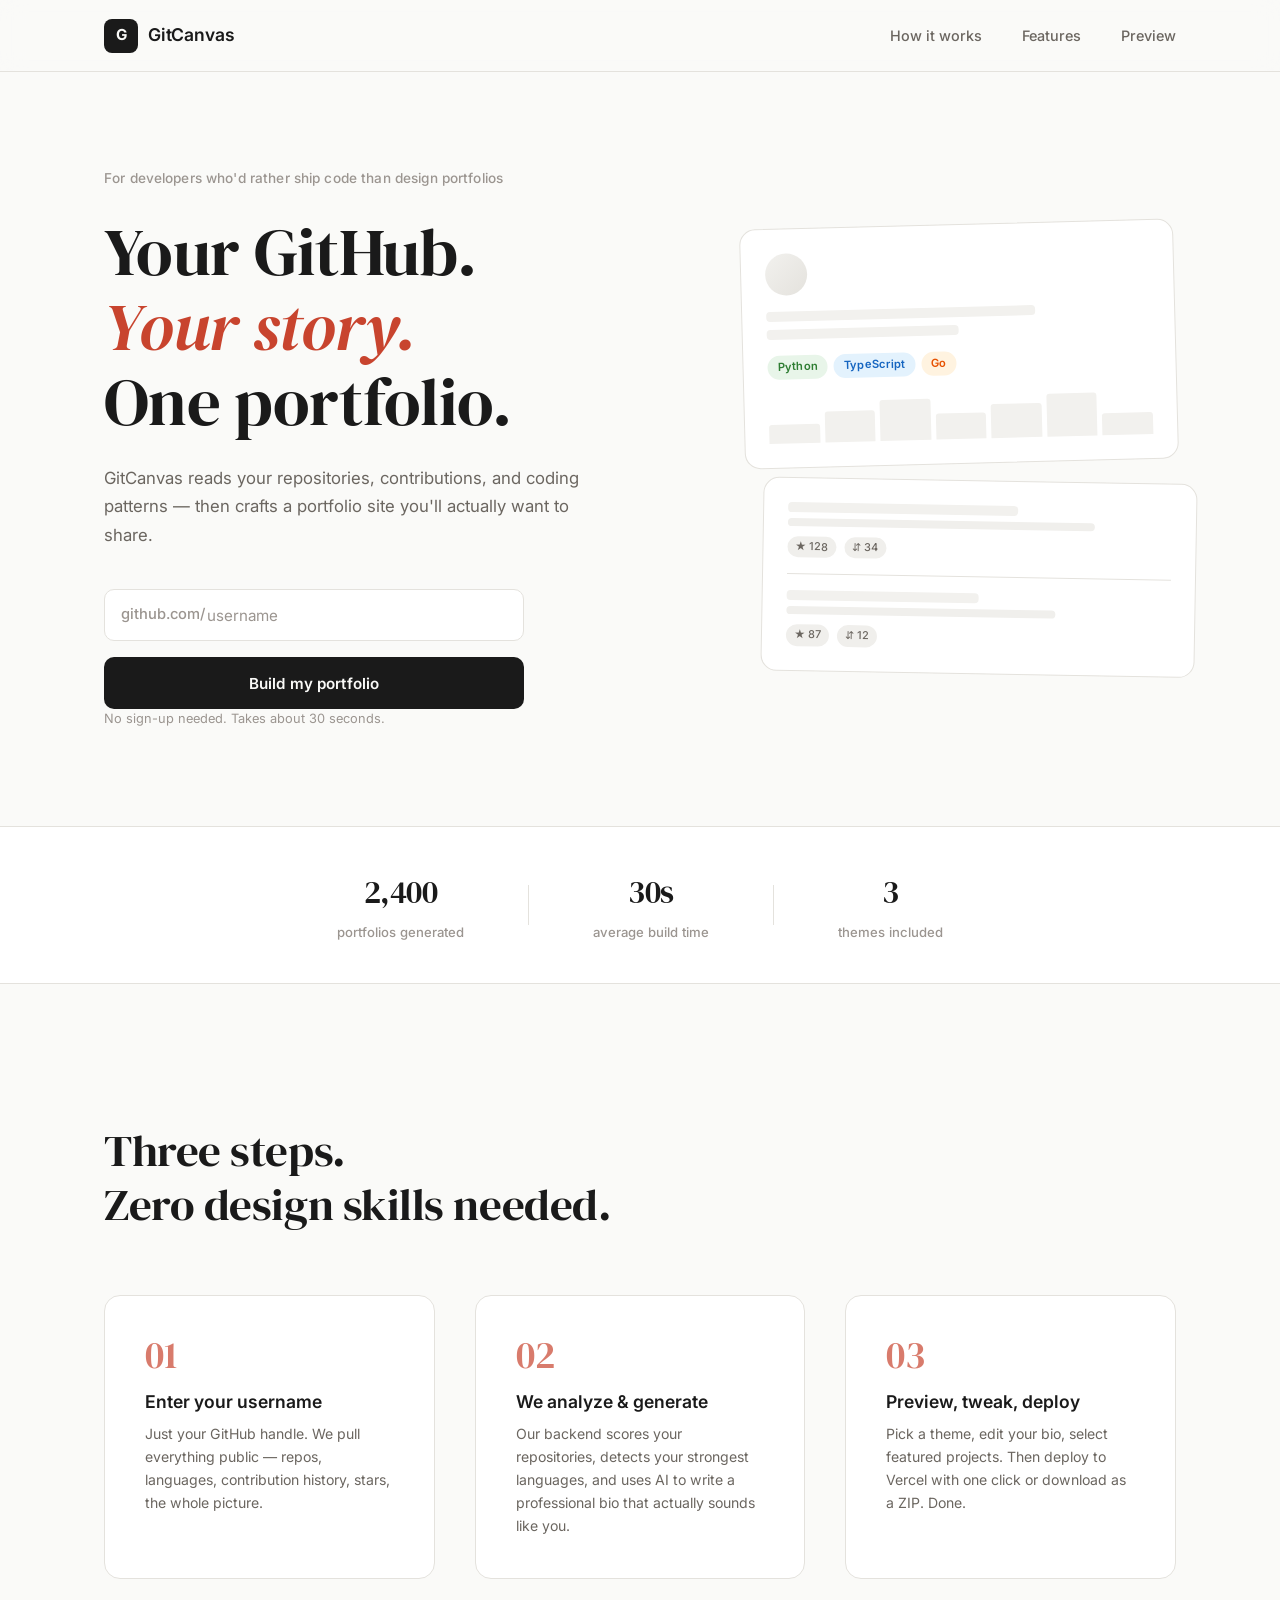
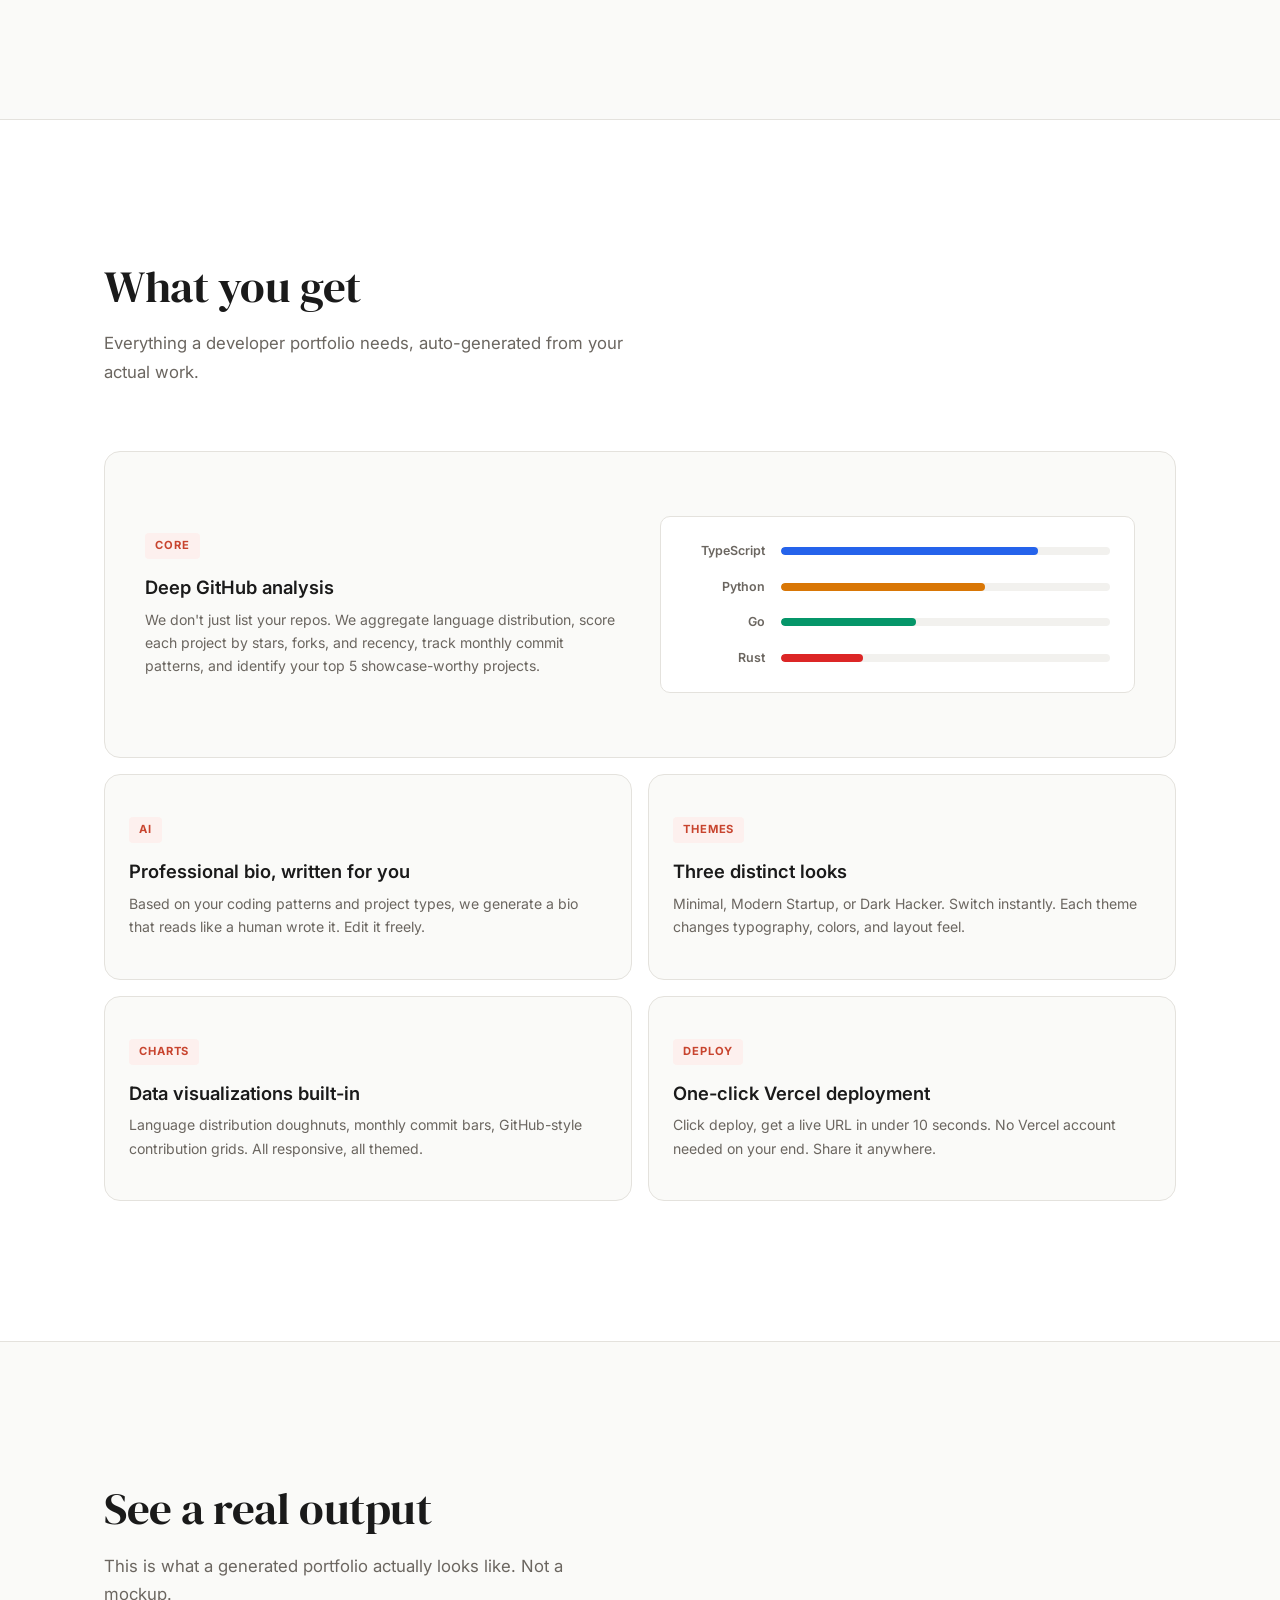
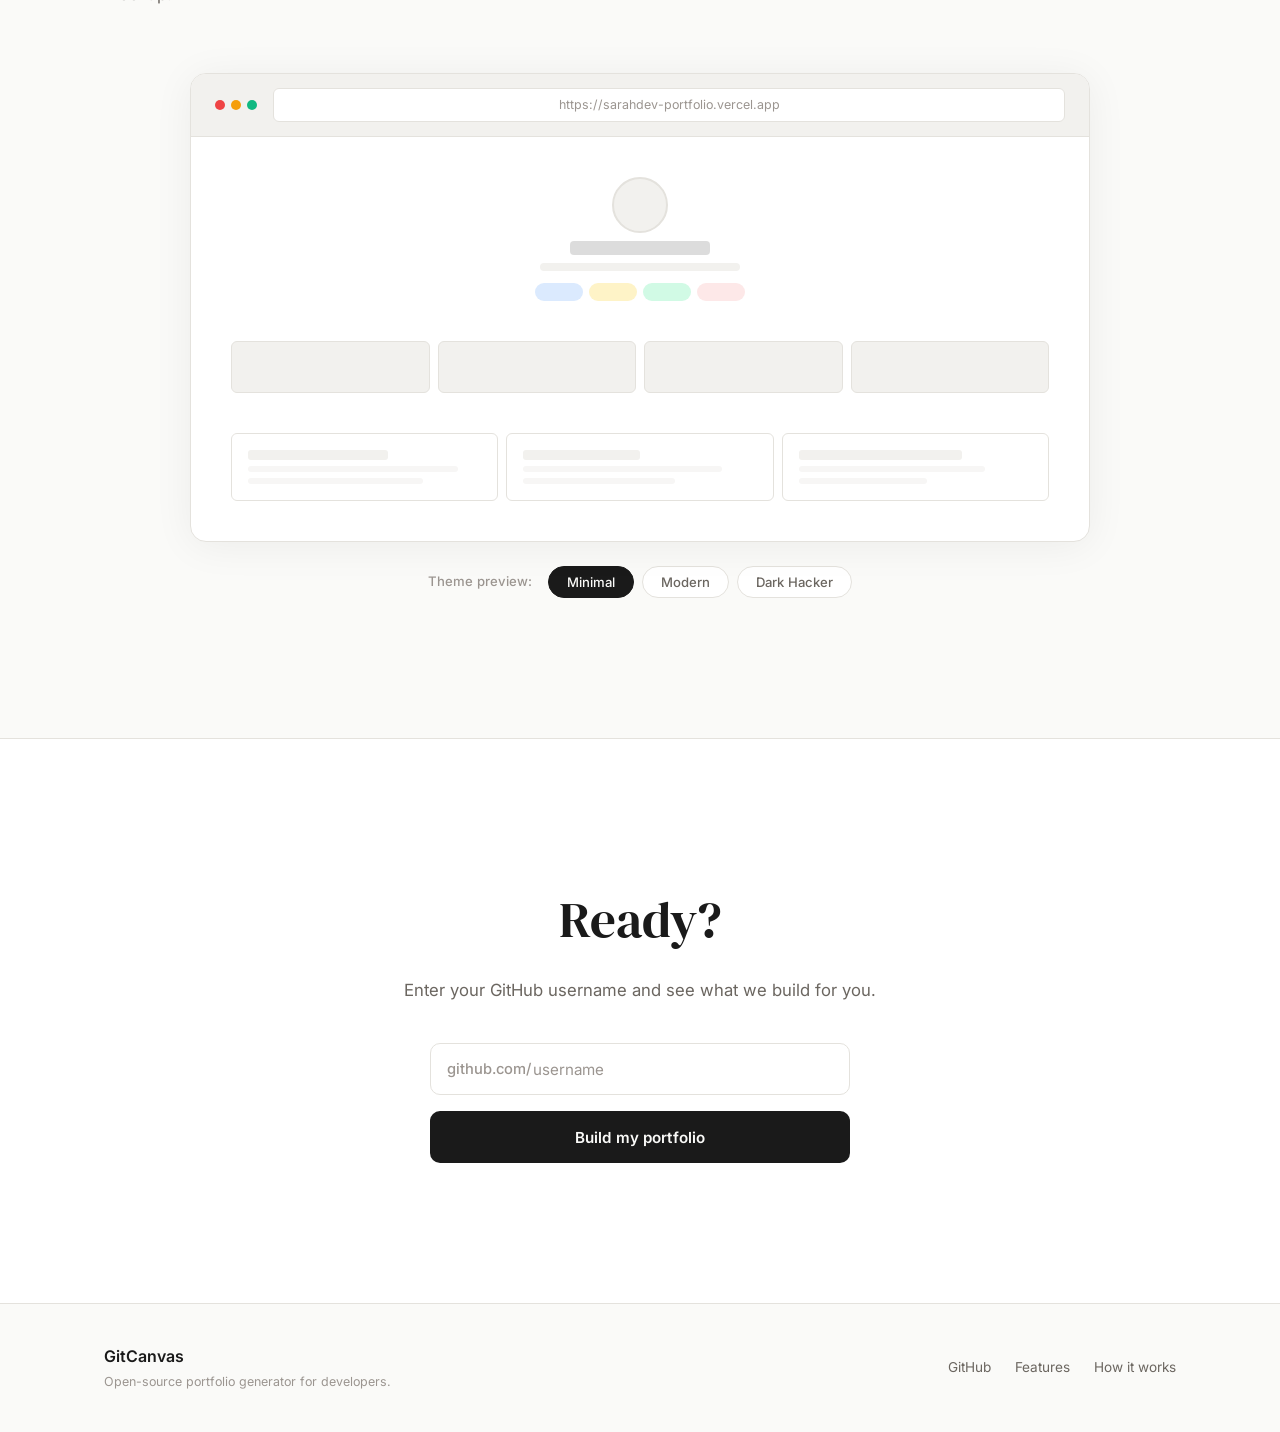
<file: frontend/index.html>
<!DOCTYPE html>
<html lang="en">
<head>
    <meta charset="UTF-8">
    <meta name="viewport" content="width=device-width, initial-scale=1.0">
    <title>GitCanvas — Build your developer portfolio in seconds</title>
    <meta name="description" content="GitCanvas turns your GitHub activity into a polished developer portfolio. Enter your username, get a deployable site.">
    <link rel="preconnect" href="https://fonts.googleapis.com">
    <link rel="preconnect" href="https://fonts.gstatic.com" crossorigin>
    <link href="https://fonts.googleapis.com/css2?family=DM+Serif+Display:ital@0;1&family=Inter:wght@400;500;600;700&display=swap" rel="stylesheet">
    <link rel="stylesheet" href="styles.css">
    <link rel="icon" href="data:image/svg+xml,<svg xmlns='http://www.w3.org/2000/svg' viewBox='0 0 32 32'><rect width='32' height='32' rx='8' fill='%23191919'/><text x='50%' y='55%' dominant-baseline='middle' text-anchor='middle' font-size='18' fill='white'>G</text></svg>">
</head>
<body>

    <!-- Navigation -->
    <header class="site-header" id="site-header">
        <div class="header-inner">
            <a href="/" class="logo" id="logo">
                <span class="logo-mark">G</span>
                <span class="logo-text">GitCanvas</span>
            </a>
            <nav class="main-nav" id="main-nav">
                <a href="#how-it-works" class="nav-link">How it works</a>
                <a href="#features" class="nav-link">Features</a>
                <a href="#preview" class="nav-link">Preview</a>
            </nav>
            <button class="mobile-menu-toggle" id="mobile-menu-toggle" aria-label="Toggle navigation">
                <span></span>
                <span></span>
            </button>
        </div>
    </header>

    <!-- Mobile Nav Overlay -->
    <div class="mobile-nav-overlay" id="mobile-nav-overlay">
        <nav class="mobile-nav-links">
            <a href="#how-it-works" class="mobile-nav-link">How it works</a>
            <a href="#features" class="mobile-nav-link">Features</a>
            <a href="#preview" class="mobile-nav-link">Preview</a>
        </nav>
    </div>

    <!-- Hero Section -->
    <section class="hero" id="hero">
        <div class="hero-content">
            <div class="hero-left">
                <p class="hero-overline">For developers who'd rather ship code than design portfolios</p>
                <h1 class="hero-title">
                    Your GitHub.<br>
                    <em>Your story.</em><br>
                    One portfolio.
                </h1>
                <p class="hero-subtitle">
                    GitCanvas reads your repositories, contributions, and coding patterns — 
                    then crafts a portfolio site you'll actually want to share.
                </p>
                <div class="hero-input-group" id="hero-input-group">
                    <div class="input-wrapper">
                        <span class="input-prefix">github.com/</span>
                        <input 
                            type="text" 
                            id="github-username" 
                            class="hero-input" 
                            placeholder="username" 
                            autocomplete="off"
                            spellcheck="false"
                            maxlength="39"
                        >
                    </div>
                    <button class="hero-cta" id="generate-btn" type="button">
                        Build my portfolio
                    </button>
                </div>
                <p class="hero-hint">No sign-up needed. Takes about 30 seconds.</p>
            </div>
            <div class="hero-right">
                <div class="hero-visual">
                    <div class="portfolio-card card-1">
                        <div class="card-avatar"></div>
                        <div class="card-lines">
                            <div class="card-line w70"></div>
                            <div class="card-line w50"></div>
                        </div>
                        <div class="card-badges">
                            <span class="card-badge cb-1">Python</span>
                            <span class="card-badge cb-2">TypeScript</span>
                            <span class="card-badge cb-3">Go</span>
                        </div>
                        <div class="card-chart">
                            <div class="chart-bar" style="--h: 40%"></div>
                            <div class="chart-bar" style="--h: 65%"></div>
                            <div class="chart-bar" style="--h: 85%"></div>
                            <div class="chart-bar" style="--h: 55%"></div>
                            <div class="chart-bar" style="--h: 70%"></div>
                            <div class="chart-bar" style="--h: 90%"></div>
                            <div class="chart-bar" style="--h: 45%"></div>
                        </div>
                    </div>
                    <div class="portfolio-card card-2">
                        <div class="card-project">
                            <div class="card-line w60"></div>
                            <div class="card-line w80 light"></div>
                            <div class="card-stats-row">
                                <span class="stat-pill">&#9733; 128</span>
                                <span class="stat-pill">&#8693; 34</span>
                            </div>
                        </div>
                        <div class="card-project">
                            <div class="card-line w50"></div>
                            <div class="card-line w70 light"></div>
                            <div class="card-stats-row">
                                <span class="stat-pill">&#9733; 87</span>
                                <span class="stat-pill">&#8693; 12</span>
                            </div>
                        </div>
                    </div>
                </div>
            </div>
        </div>
    </section>

    <!-- Social Proof Strip -->
    <section class="proof-strip" id="proof-strip">
        <div class="proof-inner">
            <div class="proof-stat">
                <span class="proof-number" data-target="2400">0</span>
                <span class="proof-label">portfolios generated</span>
            </div>
            <div class="proof-divider"></div>
            <div class="proof-stat">
                <span class="proof-number" data-target="30" data-suffix="s">0s</span>
                <span class="proof-label">average build time</span>
            </div>
            <div class="proof-divider"></div>
            <div class="proof-stat">
                <span class="proof-number" data-target="3">0</span>
                <span class="proof-label">themes included</span>
            </div>
        </div>
    </section>

    <!-- How It Works -->
    <section class="how-it-works" id="how-it-works">
        <div class="section-container">
            <div class="section-header">
                <h2 class="section-title">Three steps.<br>Zero design skills needed.</h2>
            </div>
            <div class="steps-grid">
                <div class="step-item">
                    <div class="step-number">01</div>
                    <div class="step-content">
                        <h3 class="step-title">Enter your username</h3>
                        <p class="step-desc">Just your GitHub handle. We pull everything public — repos, languages, contribution history, stars, the whole picture.</p>
                    </div>
                </div>
                <div class="step-item">
                    <div class="step-number">02</div>
                    <div class="step-content">
                        <h3 class="step-title">We analyze &amp; generate</h3>
                        <p class="step-desc">Our backend scores your repositories, detects your strongest languages, and uses AI to write a professional bio that actually sounds like you.</p>
                    </div>
                </div>
                <div class="step-item">
                    <div class="step-number">03</div>
                    <div class="step-content">
                        <h3 class="step-title">Preview, tweak, deploy</h3>
                        <p class="step-desc">Pick a theme, edit your bio, select featured projects. Then deploy to Vercel with one click or download as a ZIP. Done.</p>
                    </div>
                </div>
            </div>
        </div>
    </section>

    <!-- Features -->
    <section class="features" id="features">
        <div class="section-container">
            <div class="section-header">
                <h2 class="section-title">What you get</h2>
                <p class="section-subtitle">Everything a developer portfolio needs, auto-generated from your actual work.</p>
            </div>
            <div class="features-layout">
                <div class="feature-block feature-large">
                    <div class="feature-large-inner">
                        <div class="feature-large-text">
                            <div class="feature-tag">Core</div>
                            <h3 class="feature-title">Deep GitHub analysis</h3>
                            <p class="feature-desc">
                                We don't just list your repos. We aggregate language distribution, 
                                score each project by stars, forks, and recency, track monthly commit 
                                patterns, and identify your top 5 showcase-worthy projects.
                            </p>
                        </div>
                        <div class="feature-visual analysis-visual">
                            <div class="lang-bars">
                                <div class="lang-bar">
                                    <span class="lang-name">TypeScript</span>
                                    <div class="lang-track"><div class="lang-fill" style="--w: 78%"></div></div>
                                </div>
                                <div class="lang-bar">
                                    <span class="lang-name">Python</span>
                                    <div class="lang-track"><div class="lang-fill" style="--w: 62%"></div></div>
                                </div>
                                <div class="lang-bar">
                                    <span class="lang-name">Go</span>
                                    <div class="lang-track"><div class="lang-fill" style="--w: 41%"></div></div>
                                </div>
                                <div class="lang-bar">
                                    <span class="lang-name">Rust</span>
                                    <div class="lang-track"><div class="lang-fill" style="--w: 25%"></div></div>
                                </div>
                            </div>
                        </div>
                    </div>
                </div>
                <div class="feature-block">
                    <div class="feature-tag">AI</div>
                    <h3 class="feature-title">Professional bio, written for you</h3>
                    <p class="feature-desc">
                        Based on your coding patterns and project types, we generate 
                        a bio that reads like a human wrote it. Edit it freely.
                    </p>
                </div>
                <div class="feature-block">
                    <div class="feature-tag">Themes</div>
                    <h3 class="feature-title">Three distinct looks</h3>
                    <p class="feature-desc">
                        Minimal, Modern Startup, or Dark Hacker. Switch instantly. 
                        Each theme changes typography, colors, and layout feel.
                    </p>
                </div>
                <div class="feature-block">
                    <div class="feature-tag">Charts</div>
                    <h3 class="feature-title">Data visualizations built-in</h3>
                    <p class="feature-desc">
                        Language distribution doughnuts, monthly commit bars, 
                        GitHub-style contribution grids. All responsive, all themed.
                    </p>
                </div>
                <div class="feature-block">
                    <div class="feature-tag">Deploy</div>
                    <h3 class="feature-title">One-click Vercel deployment</h3>
                    <p class="feature-desc">
                        Click deploy, get a live URL in under 10 seconds. 
                        No Vercel account needed on your end. Share it anywhere.
                    </p>
                </div>
            </div>
        </div>
    </section>

    <!-- Preview Section -->
    <section class="preview" id="preview">
        <div class="section-container">
            <div class="section-header">
                <h2 class="section-title">See a real output</h2>
                <p class="section-subtitle">This is what a generated portfolio actually looks like. Not a mockup.</p>
            </div>
            <div class="preview-browser">
                <div class="browser-bar">
                    <div class="browser-dots">
                        <span class="dot dot-red"></span>
                        <span class="dot dot-yellow"></span>
                        <span class="dot dot-green"></span>
                    </div>
                    <div class="browser-url">
                        <span>https://</span>sarahdev-portfolio.vercel.app
                    </div>
                </div>
                <div class="browser-content">
                    <div class="mock-portfolio">
                        <div class="mock-hero-section">
                            <div class="mock-avatar"></div>
                            <div class="mock-name-line"></div>
                            <div class="mock-tagline-line"></div>
                            <div class="mock-badge-row">
                                <span class="mock-badge mb-1"></span>
                                <span class="mock-badge mb-2"></span>
                                <span class="mock-badge mb-3"></span>
                                <span class="mock-badge mb-4"></span>
                            </div>
                        </div>
                        <div class="mock-stats">
                            <div class="mock-stat-box"></div>
                            <div class="mock-stat-box"></div>
                            <div class="mock-stat-box"></div>
                            <div class="mock-stat-box"></div>
                        </div>
                        <div class="mock-projects">
                            <div class="mock-project-card">
                                <div class="mock-line w60"></div>
                                <div class="mock-line w90 thin"></div>
                                <div class="mock-line w75 thin"></div>
                            </div>
                            <div class="mock-project-card">
                                <div class="mock-line w50"></div>
                                <div class="mock-line w85 thin"></div>
                                <div class="mock-line w65 thin"></div>
                            </div>
                            <div class="mock-project-card">
                                <div class="mock-line w70"></div>
                                <div class="mock-line w80 thin"></div>
                                <div class="mock-line w55 thin"></div>
                            </div>
                        </div>
                    </div>
                </div>
            </div>
            <div class="theme-switch-demo">
                <span class="theme-label">Theme preview:</span>
                <button class="theme-btn active" data-theme="minimal">Minimal</button>
                <button class="theme-btn" data-theme="modern">Modern</button>
                <button class="theme-btn" data-theme="hacker">Dark Hacker</button>
            </div>
        </div>
    </section>

    <!-- Bottom CTA -->
    <section class="bottom-cta" id="bottom-cta">
        <div class="section-container">
            <h2 class="cta-title">Ready?</h2>
            <p class="cta-subtitle">Enter your GitHub username and see what we build for you.</p>
            <div class="cta-input-group">
                <div class="input-wrapper">
                    <span class="input-prefix">github.com/</span>
                    <input 
                        type="text" 
                        id="github-username-bottom" 
                        class="hero-input" 
                        placeholder="username" 
                        autocomplete="off"
                        spellcheck="false"
                        maxlength="39"
                    >
                </div>
                <button class="hero-cta" id="generate-btn-bottom" type="button">
                    Build my portfolio
                </button>
            </div>
        </div>
    </section>

    <!-- Footer -->
    <footer class="site-footer">
        <div class="footer-inner">
            <div class="footer-left">
                <span class="footer-logo">GitCanvas</span>
                <p class="footer-copy">Open-source portfolio generator for developers.</p>
            </div>
            <div class="footer-right">
                <a href="https://github.com" class="footer-link" target="_blank" rel="noopener">GitHub</a>
                <a href="#features" class="footer-link">Features</a>
                <a href="#how-it-works" class="footer-link">How it works</a>
            </div>
        </div>
    </footer>

    <script src="script.js"></script>
</body>
</html>
</file>
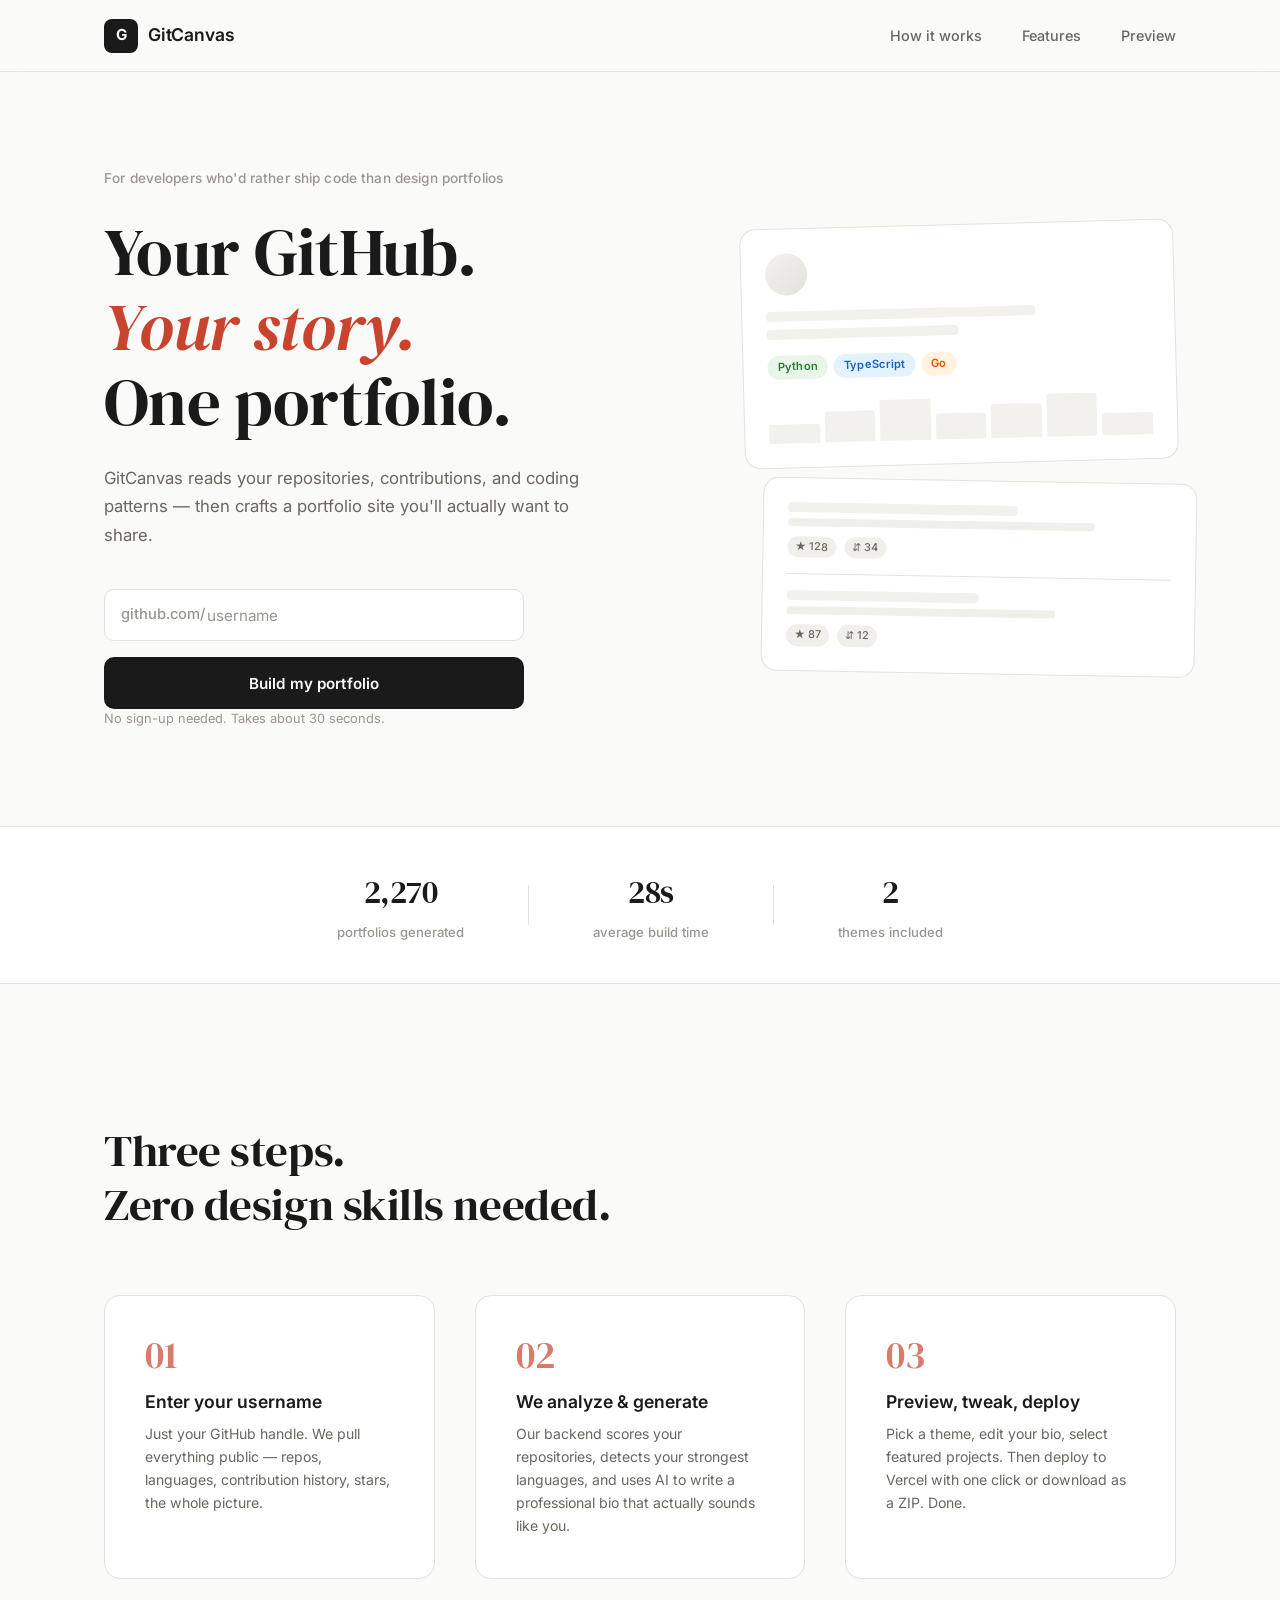
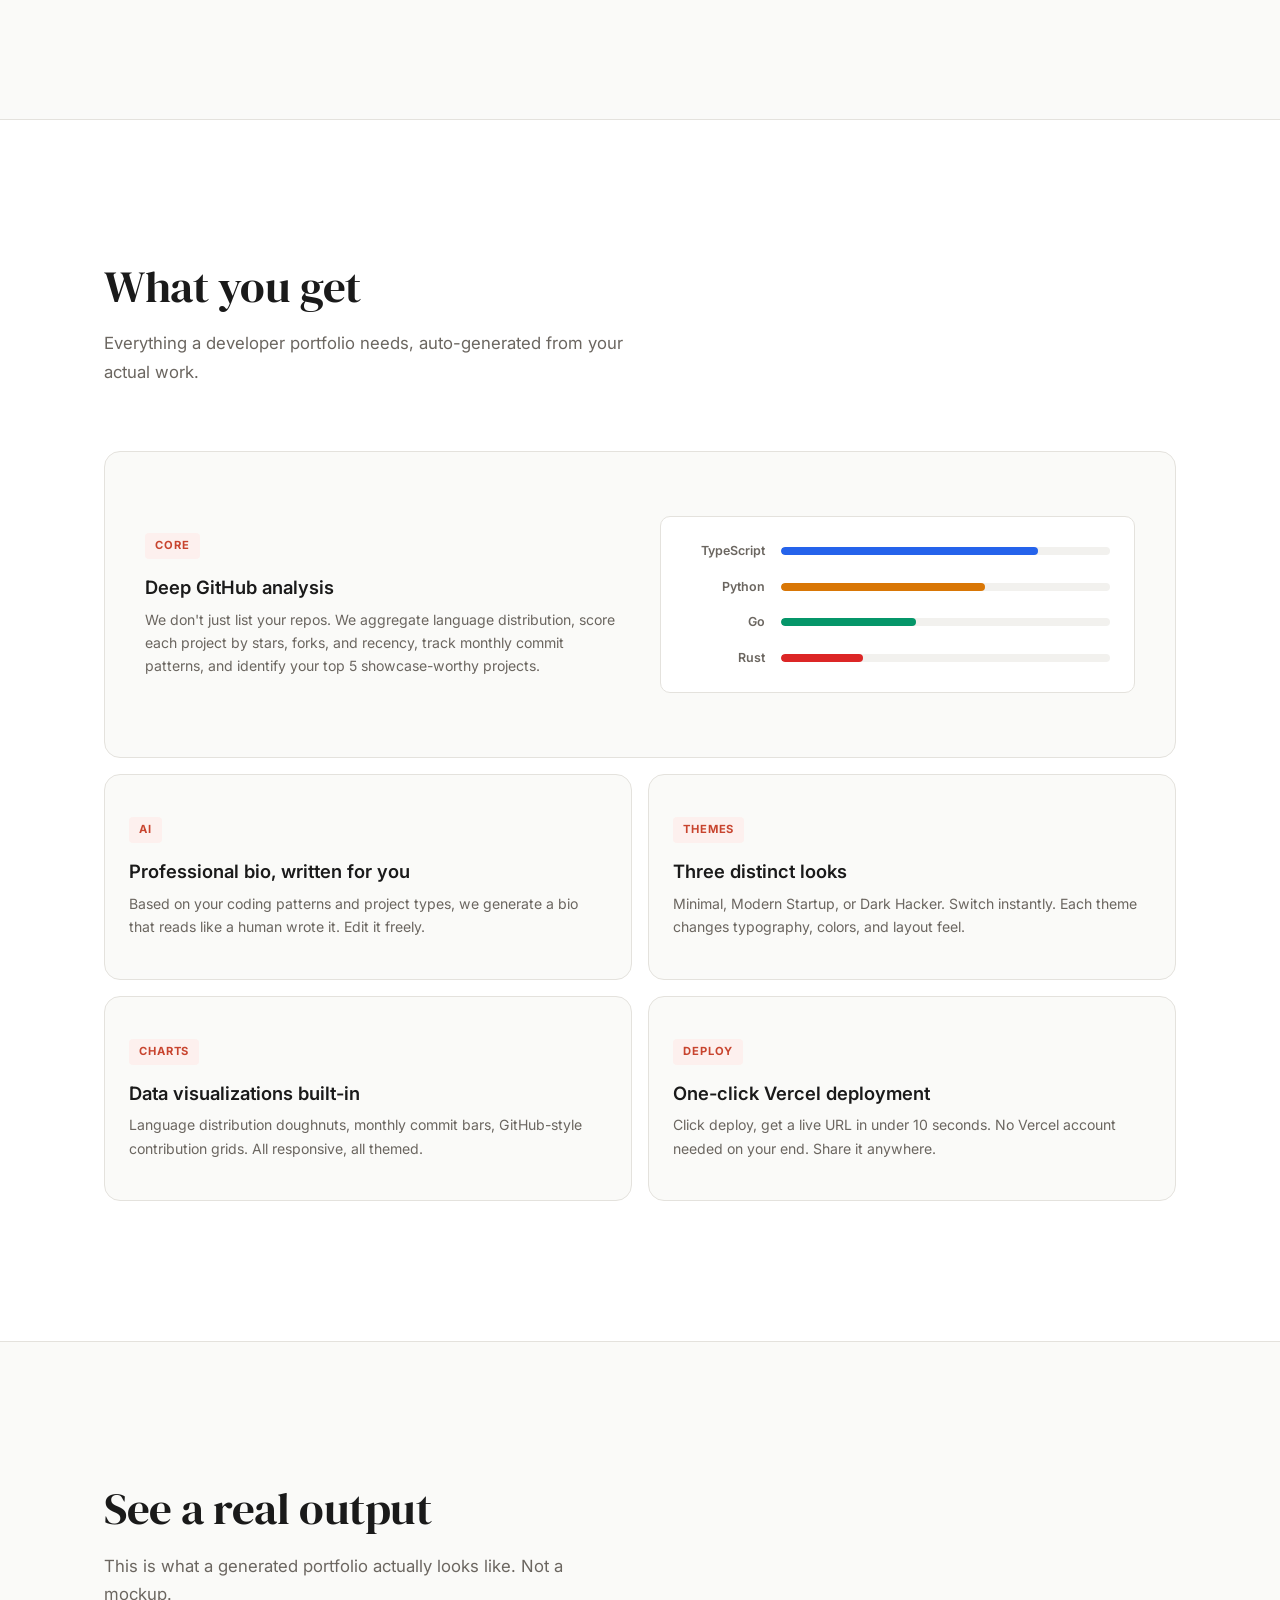
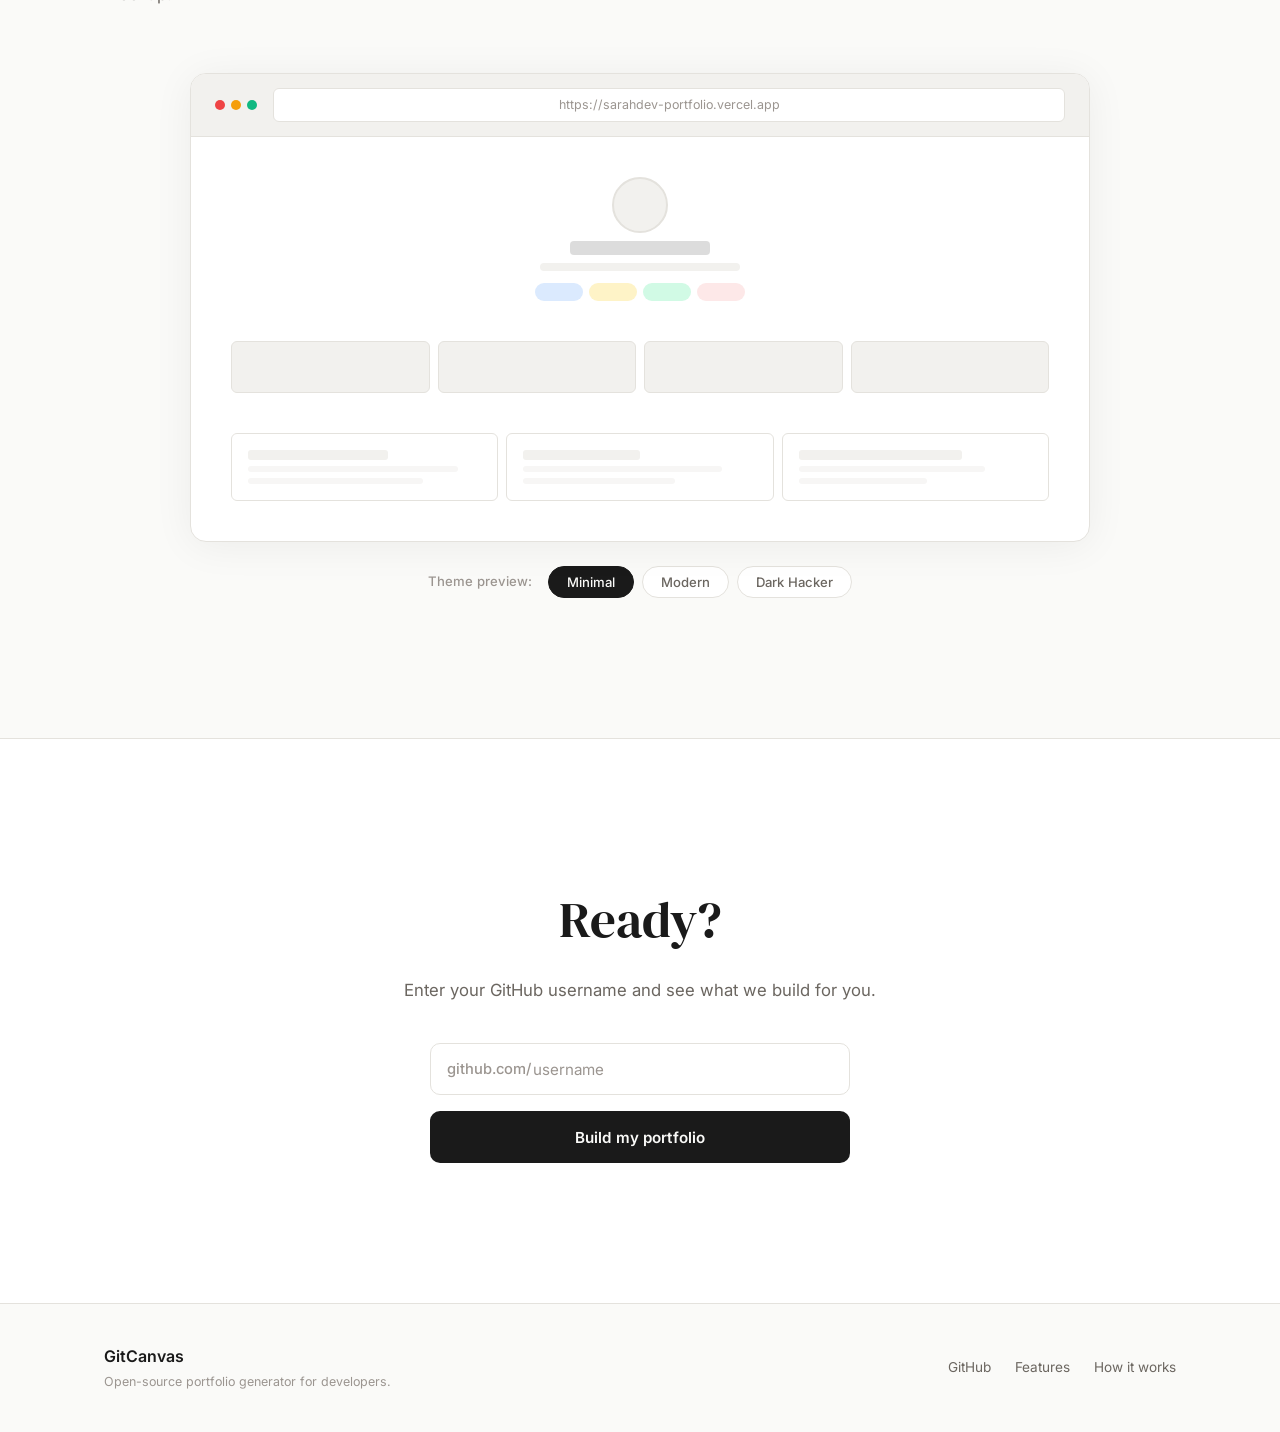
<file: frontend/generator.html>
<!DOCTYPE html>
<html lang="en">
<head>
    <meta charset="UTF-8">
    <meta name="viewport" content="width=device-width, initial-scale=1.0">
    <title>Generating your portfolio — GitCanvas</title>
    <meta name="description" content="GitCanvas is analyzing your GitHub profile and building your developer portfolio.">
    <link rel="preconnect" href="https://fonts.googleapis.com">
    <link rel="preconnect" href="https://fonts.gstatic.com" crossorigin>
    <link href="https://fonts.googleapis.com/css2?family=DM+Serif+Display:ital@0;1&family=Inter:wght@400;500;600;700&display=swap" rel="stylesheet">
    <link rel="stylesheet" href="generator.css">
    <link rel="icon" href="data:image/svg+xml,<svg xmlns='http://www.w3.org/2000/svg' viewBox='0 0 32 32'><rect width='32' height='32' rx='8' fill='%23191919'/><text x='50%' y='55%' dominant-baseline='middle' text-anchor='middle' font-size='18' fill='white'>G</text></svg>">
</head>
<body>

    <header class="gen-header">
        <a href="index.html" class="gen-logo" id="gen-logo">
            <span class="logo-mark">G</span>
            <span class="logo-text">GitCanvas</span>
        </a>
    </header>

    <main class="gen-main" id="gen-main">
        <!-- Loading State -->
        <div class="gen-loading" id="gen-loading">
            <div class="gen-avatar-area">
                <div class="gen-avatar-ring">
                    <div class="gen-avatar" id="gen-avatar"></div>
                </div>
                <p class="gen-username" id="gen-username-display">@username</p>
            </div>

            <div class="gen-steps" id="gen-steps">
                <div class="gen-step" data-step="1">
                    <div class="step-indicator">
                        <div class="step-dot"></div>
                        <div class="step-line"></div>
                    </div>
                    <span class="step-text">Fetching GitHub profile…</span>
                </div>
                <div class="gen-step" data-step="2">
                    <div class="step-indicator">
                        <div class="step-dot"></div>
                        <div class="step-line"></div>
                    </div>
                    <span class="step-text">Analyzing repositories…</span>
                </div>
                <div class="gen-step" data-step="3">
                    <div class="step-indicator">
                        <div class="step-dot"></div>
                        <div class="step-line"></div>
                    </div>
                    <span class="step-text">Detecting top languages…</span>
                </div>
                <div class="gen-step" data-step="4">
                    <div class="step-indicator">
                        <div class="step-dot"></div>
                        <div class="step-line"></div>
                    </div>
                    <span class="step-text">Generating portfolio with AI…</span>
                </div>
                <div class="gen-step" data-step="5">
                    <div class="step-indicator">
                        <div class="step-dot"></div>
                    </div>
                    <span class="step-text">Almost ready…</span>
                </div>
            </div>

            <p class="gen-subtitle" id="gen-subtitle">This usually takes 15–30 seconds</p>
        </div>

        <!-- Error State -->
        <div class="gen-error" id="gen-error" style="display: none;">
            <div class="error-icon">!</div>
            <h2 class="error-title" id="error-title">Something went wrong</h2>
            <p class="error-message" id="error-message">We couldn't generate your portfolio.</p>
            <div class="error-actions">
                <button class="error-retry" id="error-retry">Try again</button>
                <a href="index.html" class="error-back">Back to home</a>
            </div>
        </div>
    </main>

    <script src="generator.js"></script>
</body>
</html>
</file>
<file: frontend/styles.css>
/* ============================================
   GitCanvas — Landing Page Styles
   ============================================ */

/* --- Reset & Base --- */
*,
*::before,
*::after {
    margin: 0;
    padding: 0;
    box-sizing: border-box;
}

:root {
    --color-bg: #FAFAF8;
    --color-surface: #FFFFFF;
    --color-surface-alt: #F2F1EE;
    --color-border: #E4E2DD;
    --color-text-primary: #1A1A1A;
    --color-text-secondary: #6B6660;
    --color-text-tertiary: #9B9590;
    --color-accent: #C8442E;
    --color-accent-hover: #A83825;
    --color-accent-light: #FDF0EE;
    --color-tag-bg: #F0EFEC;

    --font-serif: 'DM Serif Display', Georgia, 'Times New Roman', serif;
    --font-sans: 'Inter', -apple-system, BlinkMacSystemFont, 'Segoe UI', sans-serif;

    --space-xs: 4px;
    --space-sm: 8px;
    --space-md: 16px;
    --space-lg: 24px;
    --space-xl: 40px;
    --space-2xl: 64px;
    --space-3xl: 96px;
    --space-4xl: 140px;

    --radius-sm: 6px;
    --radius-md: 10px;
    --radius-lg: 16px;

    --header-height: 72px;
    --max-width: 1120px;
}

html {
    scroll-behavior: smooth;
    -webkit-font-smoothing: antialiased;
    -moz-osx-font-smoothing: grayscale;
    font-size: 16px;
}

body {
    font-family: var(--font-sans);
    background-color: var(--color-bg);
    color: var(--color-text-primary);
    line-height: 1.6;
    overflow-x: hidden;
}

a {
    color: inherit;
    text-decoration: none;
}

button {
    font-family: inherit;
    cursor: pointer;
    border: none;
    background: none;
}

input {
    font-family: inherit;
    border: none;
    outline: none;
    background: none;
}

img {
    display: block;
    max-width: 100%;
}


/* --- Header --- */
.site-header {
    position: fixed;
    top: 0;
    left: 0;
    right: 0;
    z-index: 100;
    background: rgba(250, 250, 248, 0.85);
    backdrop-filter: blur(12px);
    -webkit-backdrop-filter: blur(12px);
    border-bottom: 1px solid var(--color-border);
    height: var(--header-height);
    transition: box-shadow 0.3s ease;
}

.site-header.scrolled {
    box-shadow: 0 1px 12px rgba(0,0,0,0.06);
}

.header-inner {
    max-width: var(--max-width);
    margin: 0 auto;
    padding: 0 var(--space-lg);
    height: 100%;
    display: flex;
    align-items: center;
    justify-content: space-between;
}

.logo {
    display: flex;
    align-items: center;
    gap: 10px;
    font-weight: 600;
    font-size: 1.1rem;
    letter-spacing: -0.01em;
}

.logo-mark {
    display: flex;
    align-items: center;
    justify-content: center;
    width: 34px;
    height: 34px;
    background: var(--color-text-primary);
    color: var(--color-bg);
    border-radius: 8px;
    font-weight: 700;
    font-size: 0.95rem;
}

.logo-text {
    color: var(--color-text-primary);
}

.main-nav {
    display: flex;
    align-items: center;
    gap: var(--space-xl);
}

.nav-link {
    font-size: 0.9rem;
    font-weight: 500;
    color: var(--color-text-secondary);
    transition: color 0.2s ease;
    position: relative;
}

.nav-link:hover {
    color: var(--color-text-primary);
}

.nav-link::after {
    content: '';
    position: absolute;
    bottom: -3px;
    left: 0;
    width: 0;
    height: 1.5px;
    background: var(--color-text-primary);
    transition: width 0.3s ease;
}

.nav-link:hover::after {
    width: 100%;
}

/* Mobile menu toggle */
.mobile-menu-toggle {
    display: none;
    flex-direction: column;
    gap: 5px;
    padding: 8px;
}

.mobile-menu-toggle span {
    display: block;
    width: 22px;
    height: 2px;
    background: var(--color-text-primary);
    border-radius: 2px;
    transition: transform 0.3s ease, opacity 0.3s ease;
}

.mobile-menu-toggle.active span:first-child {
    transform: translateY(3.5px) rotate(45deg);
}

.mobile-menu-toggle.active span:last-child {
    transform: translateY(-3.5px) rotate(-45deg);
}

/* Mobile nav overlay */
.mobile-nav-overlay {
    position: fixed;
    top: var(--header-height);
    left: 0;
    right: 0;
    bottom: 0;
    background: var(--color-bg);
    z-index: 99;
    display: none;
    opacity: 0;
    transition: opacity 0.3s ease;
}

.mobile-nav-overlay.active {
    display: flex;
    opacity: 1;
}

.mobile-nav-links {
    display: flex;
    flex-direction: column;
    padding: var(--space-xl) var(--space-lg);
    gap: var(--space-lg);
    width: 100%;
}

.mobile-nav-link {
    font-size: 1.3rem;
    font-weight: 500;
    color: var(--color-text-primary);
    padding-bottom: var(--space-md);
    border-bottom: 1px solid var(--color-border);
}


/* --- Hero Section --- */
.hero {
    padding-top: calc(var(--header-height) + var(--space-3xl));
    padding-bottom: var(--space-3xl);
}

.hero-content {
    max-width: var(--max-width);
    margin: 0 auto;
    padding: 0 var(--space-lg);
    display: grid;
    grid-template-columns: 1fr 0.8fr;
    gap: var(--space-3xl);
    align-items: center;
}

.hero-overline {
    font-size: 0.85rem;
    font-weight: 500;
    color: var(--color-text-tertiary);
    margin-bottom: var(--space-lg);
    letter-spacing: 0.01em;
}

.hero-title {
    font-family: var(--font-serif);
    font-size: clamp(2.6rem, 5.5vw, 4.2rem);
    line-height: 1.12;
    font-weight: 400;
    color: var(--color-text-primary);
    margin-bottom: var(--space-lg);
    letter-spacing: -0.01em;
}

.hero-title em {
    color: var(--color-accent);
    font-style: italic;
}

.hero-subtitle {
    font-size: 1.05rem;
    color: var(--color-text-secondary);
    line-height: 1.7;
    max-width: 480px;
    margin-bottom: var(--space-xl);
}

/* Input group */
.hero-input-group,
.cta-input-group {
    display: flex;
    flex-direction: column;
    gap: var(--space-md);
    max-width: 420px;
}

.input-wrapper {
    display: flex;
    align-items: center;
    background: var(--color-surface);
    border: 1.5px solid var(--color-border);
    border-radius: var(--radius-md);
    padding: 0 var(--space-md);
    height: 52px;
    transition: border-color 0.25s ease, box-shadow 0.25s ease;
}

.input-wrapper:focus-within {
    border-color: var(--color-accent);
    box-shadow: 0 0 0 3px var(--color-accent-light);
}

.input-prefix {
    font-size: 0.92rem;
    color: var(--color-text-tertiary);
    white-space: nowrap;
    user-select: none;
    margin-right: 2px;
    font-weight: 500;
}

.hero-input {
    flex: 1;
    height: 100%;
    font-size: 0.95rem;
    color: var(--color-text-primary);
    font-weight: 500;
}

.hero-input::placeholder {
    color: var(--color-text-tertiary);
    font-weight: 400;
}

.hero-cta {
    height: 52px;
    background: var(--color-text-primary);
    color: var(--color-bg);
    font-size: 0.95rem;
    font-weight: 600;
    border-radius: var(--radius-md);
    letter-spacing: 0.01em;
    transition: background 0.2s ease, transform 0.15s ease;
    position: relative;
    overflow: hidden;
}

.hero-cta:hover {
    background: #2d2d2d;
}

.hero-cta:active {
    transform: scale(0.985);
}

.hero-hint {
    font-size: 0.8rem;
    color: var(--color-text-tertiary);
}


/* --- Hero Visual (right side) --- */
.hero-visual {
    position: relative;
    display: flex;
    flex-direction: column;
    gap: var(--space-md);
}

.portfolio-card {
    background: var(--color-surface);
    border: 1px solid var(--color-border);
    border-radius: var(--radius-lg);
    padding: var(--space-lg);
}

.card-1 {
    transform: rotate(-1.5deg);
}

.card-2 {
    transform: rotate(1deg) translateX(20px);
}

.card-avatar {
    width: 42px;
    height: 42px;
    border-radius: 50%;
    background: linear-gradient(135deg, var(--color-surface-alt) 0%, var(--color-border) 100%);
    margin-bottom: var(--space-md);
}

.card-lines {
    display: flex;
    flex-direction: column;
    gap: 8px;
    margin-bottom: var(--space-md);
}

.card-line {
    height: 10px;
    background: var(--color-surface-alt);
    border-radius: 4px;
}

.card-line.light {
    background: var(--color-tag-bg);
    height: 8px;
}

.w50 { width: 50%; }
.w60 { width: 60%; }
.w70 { width: 70%; }
.w80 { width: 80%; }

.card-badges {
    display: flex;
    gap: 6px;
    margin-bottom: var(--space-md);
    flex-wrap: wrap;
}

.card-badge {
    font-size: 0.7rem;
    font-weight: 600;
    padding: 3px 10px;
    border-radius: 20px;
    letter-spacing: 0.02em;
}

.cb-1 {
    background: #E8F5E9;
    color: #2E7D32;
}

.cb-2 {
    background: #E3F2FD;
    color: #1565C0;
}

.cb-3 {
    background: #FFF3E0;
    color: #E65100;
}

.card-chart {
    display: flex;
    align-items: flex-end;
    gap: 5px;
    height: 48px;
}

.chart-bar {
    flex: 1;
    height: var(--h);
    background: var(--color-surface-alt);
    border-radius: 3px 3px 0 0;
    transition: height 0.6s ease;
}

.card-project {
    display: flex;
    flex-direction: column;
    gap: 6px;
    padding-bottom: var(--space-md);
    border-bottom: 1px solid var(--color-border);
}

.card-project:last-child {
    border-bottom: none;
    padding-bottom: 0;
    padding-top: var(--space-md);
}

.card-stats-row {
    display: flex;
    gap: 8px;
    margin-top: 4px;
}

.stat-pill {
    font-size: 0.68rem;
    padding: 2px 8px;
    background: var(--color-tag-bg);
    color: var(--color-text-secondary);
    border-radius: 12px;
    font-weight: 500;
}


/* --- Proof Strip --- */
.proof-strip {
    border-top: 1px solid var(--color-border);
    border-bottom: 1px solid var(--color-border);
    background: var(--color-surface);
    padding: var(--space-xl) 0;
}

.proof-inner {
    max-width: var(--max-width);
    margin: 0 auto;
    padding: 0 var(--space-lg);
    display: flex;
    align-items: center;
    justify-content: center;
    gap: var(--space-2xl);
}

.proof-stat {
    display: flex;
    flex-direction: column;
    align-items: center;
    gap: 4px;
}

.proof-number {
    font-family: var(--font-serif);
    font-size: 2rem;
    color: var(--color-text-primary);
    letter-spacing: -0.02em;
}

.proof-label {
    font-size: 0.82rem;
    color: var(--color-text-tertiary);
    font-weight: 500;
}

.proof-divider {
    width: 1px;
    height: 40px;
    background: var(--color-border);
}


/* --- Sections Common --- */
.section-container {
    max-width: var(--max-width);
    margin: 0 auto;
    padding: 0 var(--space-lg);
}

.section-header {
    margin-bottom: var(--space-2xl);
}

.section-title {
    font-family: var(--font-serif);
    font-size: clamp(1.8rem, 3.5vw, 2.8rem);
    line-height: 1.2;
    letter-spacing: -0.01em;
    font-weight: 400;
}

.section-subtitle {
    font-size: 1.05rem;
    color: var(--color-text-secondary);
    margin-top: var(--space-md);
    max-width: 520px;
    line-height: 1.7;
}


/* --- How It Works --- */
.how-it-works {
    padding: var(--space-4xl) 0;
}

.steps-grid {
    display: grid;
    grid-template-columns: repeat(3, 1fr);
    gap: var(--space-xl);
}

.step-item {
    padding: var(--space-xl);
    border: 1px solid var(--color-border);
    border-radius: var(--radius-lg);
    background: var(--color-surface);
    transition: transform 0.25s ease, box-shadow 0.25s ease;
}

.step-item:hover {
    transform: translateY(-4px);
    box-shadow: 0 8px 30px rgba(0,0,0,0.06);
}

.step-number {
    font-family: var(--font-serif);
    font-size: 2.4rem;
    color: var(--color-accent);
    margin-bottom: var(--space-md);
    line-height: 1;
    opacity: 0.7;
}

.step-title {
    font-size: 1.1rem;
    font-weight: 600;
    margin-bottom: var(--space-sm);
    line-height: 1.3;
}

.step-desc {
    font-size: 0.88rem;
    color: var(--color-text-secondary);
    line-height: 1.65;
}


/* --- Features --- */
.features {
    padding: var(--space-4xl) 0;
    background: var(--color-surface);
    border-top: 1px solid var(--color-border);
}

.features-layout {
    display: grid;
    grid-template-columns: 1fr 1fr;
    gap: var(--space-md);
}

.feature-block {
    padding: var(--space-xl) var(--space-lg);
    border: 1px solid var(--color-border);
    border-radius: var(--radius-lg);
    background: var(--color-bg);
    transition: transform 0.2s ease;
}

.feature-block:hover {
    transform: translateY(-2px);
}

.feature-large {
    grid-column: 1 / -1;
    padding: var(--space-2xl) var(--space-xl);
}

.feature-large-inner {
    display: grid;
    grid-template-columns: 1fr 1fr;
    gap: var(--space-xl);
    align-items: center;
}

.feature-tag {
    display: inline-block;
    font-size: 0.7rem;
    font-weight: 700;
    text-transform: uppercase;
    letter-spacing: 0.08em;
    color: var(--color-accent);
    background: var(--color-accent-light);
    padding: 4px 10px;
    border-radius: 4px;
    margin-bottom: var(--space-md);
}

.feature-title {
    font-size: 1.15rem;
    font-weight: 600;
    margin-bottom: var(--space-sm);
    line-height: 1.35;
}

.feature-desc {
    font-size: 0.88rem;
    color: var(--color-text-secondary);
    line-height: 1.65;
}

/* Feature visual - language bars */
.feature-visual {
    padding: var(--space-lg);
    background: var(--color-surface);
    border-radius: var(--radius-md);
    border: 1px solid var(--color-border);
}

.lang-bars {
    display: flex;
    flex-direction: column;
    gap: var(--space-md);
}

.lang-bar {
    display: flex;
    align-items: center;
    gap: var(--space-md);
}

.lang-name {
    font-size: 0.78rem;
    font-weight: 600;
    color: var(--color-text-secondary);
    width: 80px;
    text-align: right;
    flex-shrink: 0;
}

.lang-track {
    flex: 1;
    height: 8px;
    background: var(--color-surface-alt);
    border-radius: 4px;
    overflow: hidden;
}

.lang-fill {
    height: 100%;
    width: 0;
    border-radius: 4px;
    background: var(--color-text-primary);
    transition: width 1.2s cubic-bezier(0.22, 1, 0.36, 1);
}

.lang-fill.animated {
    width: var(--w);
}

.lang-bar:nth-child(1) .lang-fill { background: #2563EB; }
.lang-bar:nth-child(2) .lang-fill { background: #D97706; }
.lang-bar:nth-child(3) .lang-fill { background: #059669; }
.lang-bar:nth-child(4) .lang-fill { background: #DC2626; }


/* --- Preview Section --- */
.preview {
    padding: var(--space-4xl) 0;
    border-top: 1px solid var(--color-border);
}

.preview-browser {
    border: 1px solid var(--color-border);
    border-radius: var(--radius-lg);
    overflow: hidden;
    background: var(--color-surface);
    box-shadow: 0 4px 40px rgba(0,0,0,0.06);
    max-width: 900px;
    margin: 0 auto;
    transition: transform 0.5s ease;
}

.browser-bar {
    display: flex;
    align-items: center;
    gap: var(--space-md);
    padding: 14px var(--space-lg);
    background: var(--color-surface-alt);
    border-bottom: 1px solid var(--color-border);
}

.browser-dots {
    display: flex;
    gap: 6px;
}

.dot {
    width: 10px;
    height: 10px;
    border-radius: 50%;
}

.dot-red { background: #EF4444; }
.dot-yellow { background: #F59E0B; }
.dot-green { background: #10B981; }

.browser-url {
    flex: 1;
    text-align: center;
    font-size: 0.78rem;
    color: var(--color-text-tertiary);
    padding: 6px 14px;
    background: var(--color-surface);
    border-radius: 6px;
    border: 1px solid var(--color-border);
}

.browser-url span {
    color: var(--color-text-tertiary);
}

/* Mock portfolio inside browser */
.browser-content {
    padding: var(--space-xl);
    min-height: 320px;
    transition: background 0.4s ease;
}

.mock-portfolio {
    display: flex;
    flex-direction: column;
    gap: var(--space-xl);
}

.mock-hero-section {
    display: flex;
    flex-direction: column;
    align-items: center;
    gap: var(--space-sm);
}

.mock-avatar {
    width: 56px;
    height: 56px;
    border-radius: 50%;
    background: var(--color-surface-alt);
    border: 2px solid var(--color-border);
}

.mock-name-line {
    width: 140px;
    height: 14px;
    background: var(--color-text-primary);
    border-radius: 4px;
    opacity: 0.15;
}

.mock-tagline-line {
    width: 200px;
    height: 8px;
    background: var(--color-surface-alt);
    border-radius: 4px;
}

.mock-badge-row {
    display: flex;
    gap: 6px;
    margin-top: 4px;
}

.mock-badge {
    width: 48px;
    height: 18px;
    border-radius: 10px;
}

.mb-1 { background: #DBEAFE; }
.mb-2 { background: #FEF3C7; }
.mb-3 { background: #D1FAE5; }
.mb-4 { background: #FDE8E8; }

.mock-stats {
    display: grid;
    grid-template-columns: repeat(4, 1fr);
    gap: var(--space-sm);
}

.mock-stat-box {
    height: 52px;
    background: var(--color-surface-alt);
    border-radius: var(--radius-sm);
    border: 1px solid var(--color-border);
}

.mock-projects {
    display: grid;
    grid-template-columns: repeat(3, 1fr);
    gap: var(--space-sm);
}

.mock-project-card {
    padding: var(--space-md);
    border: 1px solid var(--color-border);
    border-radius: var(--radius-sm);
    display: flex;
    flex-direction: column;
    gap: 6px;
}

.mock-line {
    height: 10px;
    background: var(--color-surface-alt);
    border-radius: 3px;
}

.mock-line.thin {
    height: 6px;
    opacity: 0.6;
}

.w55 { width: 55%; }
.w65 { width: 65%; }
.w75 { width: 75%; }
.w85 { width: 85%; }
.w90 { width: 90%; }

/* Theme switcher */
.theme-switch-demo {
    display: flex;
    align-items: center;
    justify-content: center;
    gap: var(--space-sm);
    margin-top: var(--space-lg);
}

.theme-label {
    font-size: 0.82rem;
    color: var(--color-text-tertiary);
    margin-right: var(--space-sm);
    font-weight: 500;
}

.theme-btn {
    font-size: 0.82rem;
    font-weight: 500;
    padding: 7px 18px;
    border-radius: 20px;
    color: var(--color-text-secondary);
    border: 1px solid var(--color-border);
    background: var(--color-surface);
    transition: all 0.2s ease;
}

.theme-btn:hover {
    border-color: var(--color-text-tertiary);
}

.theme-btn.active {
    background: var(--color-text-primary);
    color: var(--color-bg);
    border-color: var(--color-text-primary);
}

/* Theme variations for mock preview */
.preview-browser.theme-modern .browser-content {
    background: #FEFEFE;
}

.preview-browser.theme-modern .mock-avatar {
    background: linear-gradient(135deg, #818CF8, #C084FC);
    border-color: transparent;
}

.preview-browser.theme-modern .mock-stat-box {
    background: linear-gradient(135deg, #EEF2FF, #F5F3FF);
    border-color: #C7D2FE;
}

.preview-browser.theme-hacker .browser-content {
    background: #0d1117;
}

.preview-browser.theme-hacker .mock-avatar {
    background: #161B22;
    border-color: #30363d;
}

.preview-browser.theme-hacker .mock-name-line {
    background: #C9D1D9;
}

.preview-browser.theme-hacker .mock-tagline-line {
    background: #21262D;
}

.preview-browser.theme-hacker .mock-badge {
    opacity: 0.6;
}

.preview-browser.theme-hacker .mb-1 { background: #1F6FEB; }
.preview-browser.theme-hacker .mb-2 { background: #F0883E; }
.preview-browser.theme-hacker .mb-3 { background: #2EA043; }
.preview-browser.theme-hacker .mb-4 { background: #F85149; }

.preview-browser.theme-hacker .mock-stat-box {
    background: #161B22;
    border-color: #30363d;
}

.preview-browser.theme-hacker .mock-project-card {
    border-color: #30363d;
    background: #161B22;
}

.preview-browser.theme-hacker .mock-line {
    background: #21262D;
}


/* --- Bottom CTA --- */
.bottom-cta {
    padding: var(--space-4xl) 0;
    text-align: center;
    background: var(--color-surface);
    border-top: 1px solid var(--color-border);
}

.cta-title {
    font-family: var(--font-serif);
    font-size: clamp(2.2rem, 4vw, 3.4rem);
    margin-bottom: var(--space-md);
    font-weight: 400;
}

.cta-subtitle {
    font-size: 1.05rem;
    color: var(--color-text-secondary);
    margin-bottom: var(--space-xl);
}

.cta-input-group {
    display: flex;
    flex-direction: column;
    gap: var(--space-md);
    max-width: 420px;
    margin: 0 auto;
}


/* --- Footer --- */
.site-footer {
    border-top: 1px solid var(--color-border);
    padding: var(--space-xl) 0;
}

.footer-inner {
    max-width: var(--max-width);
    margin: 0 auto;
    padding: 0 var(--space-lg);
    display: flex;
    align-items: center;
    justify-content: space-between;
}

.footer-logo {
    font-weight: 600;
    font-size: 1rem;
}

.footer-copy {
    font-size: 0.78rem;
    color: var(--color-text-tertiary);
    margin-top: 2px;
}

.footer-right {
    display: flex;
    gap: var(--space-lg);
}

.footer-link {
    font-size: 0.85rem;
    color: var(--color-text-secondary);
    transition: color 0.2s ease;
}

.footer-link:hover {
    color: var(--color-text-primary);
}


/* --- Animations --- */
@keyframes fadeInUp {
    from {
        opacity: 0;
        transform: translateY(24px);
    }
    to {
        opacity: 1;
        transform: translateY(0);
    }
}

.fade-in-up {
    opacity: 0;
    animation: fadeInUp 0.8s cubic-bezier(0.22, 1, 0.36, 1) forwards;
}

.delay-1 { animation-delay: 0.1s; }
.delay-2 { animation-delay: 0.2s; }
.delay-3 { animation-delay: 0.35s; }
.delay-4 { animation-delay: 0.5s; }

/* Intersection observer driven reveals */
.reveal {
    opacity: 0;
    transform: translateY(20px);
    transition: opacity 0.7s cubic-bezier(0.22, 1, 0.36, 1), transform 0.7s cubic-bezier(0.22, 1, 0.36, 1);
}

.reveal.visible {
    opacity: 1;
    transform: translateY(0);
}


/* --- Responsive --- */
@media (max-width: 900px) {
    .hero-content {
        grid-template-columns: 1fr;
        gap: var(--space-2xl);
    }

    .hero-right {
        display: none;
    }

    .hero-input-group,
    .cta-input-group {
        max-width: 100%;
    }

    .steps-grid {
        grid-template-columns: 1fr;
    }

    .features-layout {
        grid-template-columns: 1fr;
    }

    .feature-large {
        grid-template-columns: 1fr;
    }

    .feature-visual {
        order: -1;
    }

    .mock-projects {
        grid-template-columns: repeat(2, 1fr);
    }

    .mock-stats {
        grid-template-columns: repeat(2, 1fr);
    }

    .proof-inner {
        gap: var(--space-xl);
    }
}

@media (max-width: 640px) {
    :root {
        --space-3xl: 64px;
        --space-4xl: 80px;
    }

    .main-nav {
        display: none;
    }

    .mobile-menu-toggle {
        display: flex;
    }

    .hero-title {
        font-size: 2.2rem;
    }

    .proof-inner {
        flex-direction: column;
        gap: var(--space-lg);
    }

    .proof-divider {
        width: 50px;
        height: 1px;
    }

    .mock-projects {
        grid-template-columns: 1fr;
    }

    .footer-inner {
        flex-direction: column;
        gap: var(--space-md);
        text-align: center;
    }

    .footer-right {
        gap: var(--space-md);
    }

    .theme-switch-demo {
        flex-wrap: wrap;
    }

    .input-wrapper {
        height: 48px;
    }

    .hero-cta {
        height: 48px;
    }

    .hero-input-group,
    .cta-input-group {
        gap: var(--space-sm);
    }
}
</file>
<file: frontend/generator.css>
/* ============================================
   GitCanvas — Generator Page Styles
   ============================================ */

:root {
    --color-bg: #FAFAF8;
    --color-surface: #FFFFFF;
    --color-surface-alt: #F2F1EE;
    --color-border: #E4E2DD;
    --color-text-primary: #1A1A1A;
    --color-text-secondary: #6B6660;
    --color-text-tertiary: #9B9590;
    --color-accent: #C8442E;
    --color-accent-hover: #A83825;
    --color-accent-light: #FDF0EE;
    --color-success: #16a34a;
    --color-error: #dc2626;

    --font-serif: 'DM Serif Display', Georgia, serif;
    --font-sans: 'Inter', -apple-system, BlinkMacSystemFont, 'Segoe UI', sans-serif;

    --radius-sm: 6px;
    --radius-md: 10px;
    --radius-lg: 16px;
}

*,
*::before,
*::after {
    margin: 0;
    padding: 0;
    box-sizing: border-box;
}

html {
    -webkit-font-smoothing: antialiased;
    -moz-osx-font-smoothing: grayscale;
}

body {
    font-family: var(--font-sans);
    background-color: var(--color-bg);
    color: var(--color-text-primary);
    min-height: 100vh;
    display: flex;
    flex-direction: column;
}

a {
    color: inherit;
    text-decoration: none;
}

button {
    font-family: inherit;
    cursor: pointer;
    border: none;
    background: none;
}


/* --- Header --- */
.gen-header {
    padding: 20px 32px;
    display: flex;
    align-items: center;
}

.gen-logo {
    display: flex;
    align-items: center;
    gap: 10px;
    font-weight: 600;
    font-size: 1.1rem;
}

.logo-mark {
    display: flex;
    align-items: center;
    justify-content: center;
    width: 34px;
    height: 34px;
    background: var(--color-text-primary);
    color: var(--color-bg);
    border-radius: 8px;
    font-weight: 700;
    font-size: 0.95rem;
}

.logo-text {
    color: var(--color-text-primary);
}


/* --- Main Content --- */
.gen-main {
    flex: 1;
    display: flex;
    align-items: center;
    justify-content: center;
    padding: 40px 24px 80px;
}


/* --- Loading State --- */
.gen-loading {
    display: flex;
    flex-direction: column;
    align-items: center;
    max-width: 400px;
    width: 100%;
}

.gen-avatar-area {
    display: flex;
    flex-direction: column;
    align-items: center;
    margin-bottom: 48px;
}

.gen-avatar-ring {
    width: 88px;
    height: 88px;
    border-radius: 50%;
    padding: 3px;
    background: conic-gradient(
        var(--color-accent) 0deg,
        var(--color-border) 60deg,
        var(--color-accent) 120deg,
        var(--color-border) 180deg,
        var(--color-accent) 240deg,
        var(--color-border) 300deg,
        var(--color-accent) 360deg
    );
    animation: spin 2s linear infinite;
    margin-bottom: 16px;
}

@keyframes spin {
    to { transform: rotate(360deg); }
}

.gen-avatar-ring.loaded {
    animation: none;
    background: var(--color-accent);
}

.gen-avatar {
    width: 100%;
    height: 100%;
    border-radius: 50%;
    background: var(--color-surface-alt);
    background-size: cover;
    background-position: center;
}

.gen-username {
    font-size: 1rem;
    font-weight: 600;
    color: var(--color-text-primary);
}


/* --- Steps --- */
.gen-steps {
    width: 100%;
    display: flex;
    flex-direction: column;
    margin-bottom: 32px;
}

.gen-step {
    display: flex;
    align-items: flex-start;
    gap: 16px;
    opacity: 0.35;
    transition: opacity 0.4s ease;
}

.gen-step.active {
    opacity: 1;
}

.gen-step.complete {
    opacity: 0.6;
}

.step-indicator {
    display: flex;
    flex-direction: column;
    align-items: center;
    padding-top: 2px;
}

.step-dot {
    width: 12px;
    height: 12px;
    border-radius: 50%;
    border: 2px solid var(--color-border);
    background: var(--color-surface);
    flex-shrink: 0;
    transition: all 0.3s ease;
}

.gen-step.active .step-dot {
    border-color: var(--color-accent);
    background: var(--color-accent);
    box-shadow: 0 0 0 4px var(--color-accent-light);
}

.gen-step.active .step-dot::after {
    content: '';
    display: block;
    width: 4px;
    height: 4px;
    border-radius: 50%;
    background: white;
    margin: 2px auto;
}

.gen-step.complete .step-dot {
    border-color: var(--color-success);
    background: var(--color-success);
}

.gen-step.complete .step-dot::after {
    content: '✓';
    display: block;
    color: white;
    font-size: 8px;
    font-weight: 700;
    line-height: 8px;
    text-align: center;
}

.step-line {
    width: 2px;
    height: 28px;
    background: var(--color-border);
    margin: 4px 0;
    transition: background 0.3s ease;
}

.gen-step.complete .step-line {
    background: var(--color-success);
}

.step-text {
    font-size: 0.92rem;
    font-weight: 500;
    color: var(--color-text-secondary);
    padding: 0 0 24px;
    line-height: 1.4;
}

.gen-step.active .step-text {
    color: var(--color-text-primary);
    font-weight: 600;
}

.gen-subtitle {
    font-size: 0.82rem;
    color: var(--color-text-tertiary);
    text-align: center;
}


/* --- Error State --- */
.gen-error {
    display: flex;
    flex-direction: column;
    align-items: center;
    max-width: 420px;
    text-align: center;
}

.error-icon {
    width: 56px;
    height: 56px;
    border-radius: 50%;
    background: #FEF2F2;
    color: var(--color-error);
    display: flex;
    align-items: center;
    justify-content: center;
    font-size: 1.5rem;
    font-weight: 700;
    margin-bottom: 20px;
}

.error-title {
    font-family: var(--font-serif);
    font-size: 1.5rem;
    font-weight: 400;
    margin-bottom: 8px;
}

.error-message {
    font-size: 0.92rem;
    color: var(--color-text-secondary);
    line-height: 1.6;
    margin-bottom: 28px;
}

.error-actions {
    display: flex;
    gap: 12px;
}

.error-retry {
    padding: 12px 28px;
    background: var(--color-text-primary);
    color: var(--color-bg);
    font-size: 0.9rem;
    font-weight: 600;
    border-radius: var(--radius-md);
    transition: background 0.2s ease;
}

.error-retry:hover {
    background: #2d2d2d;
}

.error-back {
    padding: 12px 28px;
    border: 1.5px solid var(--color-border);
    font-size: 0.9rem;
    font-weight: 500;
    border-radius: var(--radius-md);
    color: var(--color-text-secondary);
    transition: border-color 0.2s ease;
}

.error-back:hover {
    border-color: var(--color-text-tertiary);
}


/* --- Responsive --- */
@media (max-width: 640px) {
    .gen-header {
        padding: 16px 20px;
    }

    .gen-main {
        padding: 40px 20px 60px;
    }

    .gen-avatar-ring {
        width: 72px;
        height: 72px;
    }

    .gen-avatar-area {
        margin-bottom: 36px;
    }

    .error-actions {
        flex-direction: column;
        width: 100%;
    }

    .error-retry,
    .error-back {
        width: 100%;
        text-align: center;
    }
}
</file>
